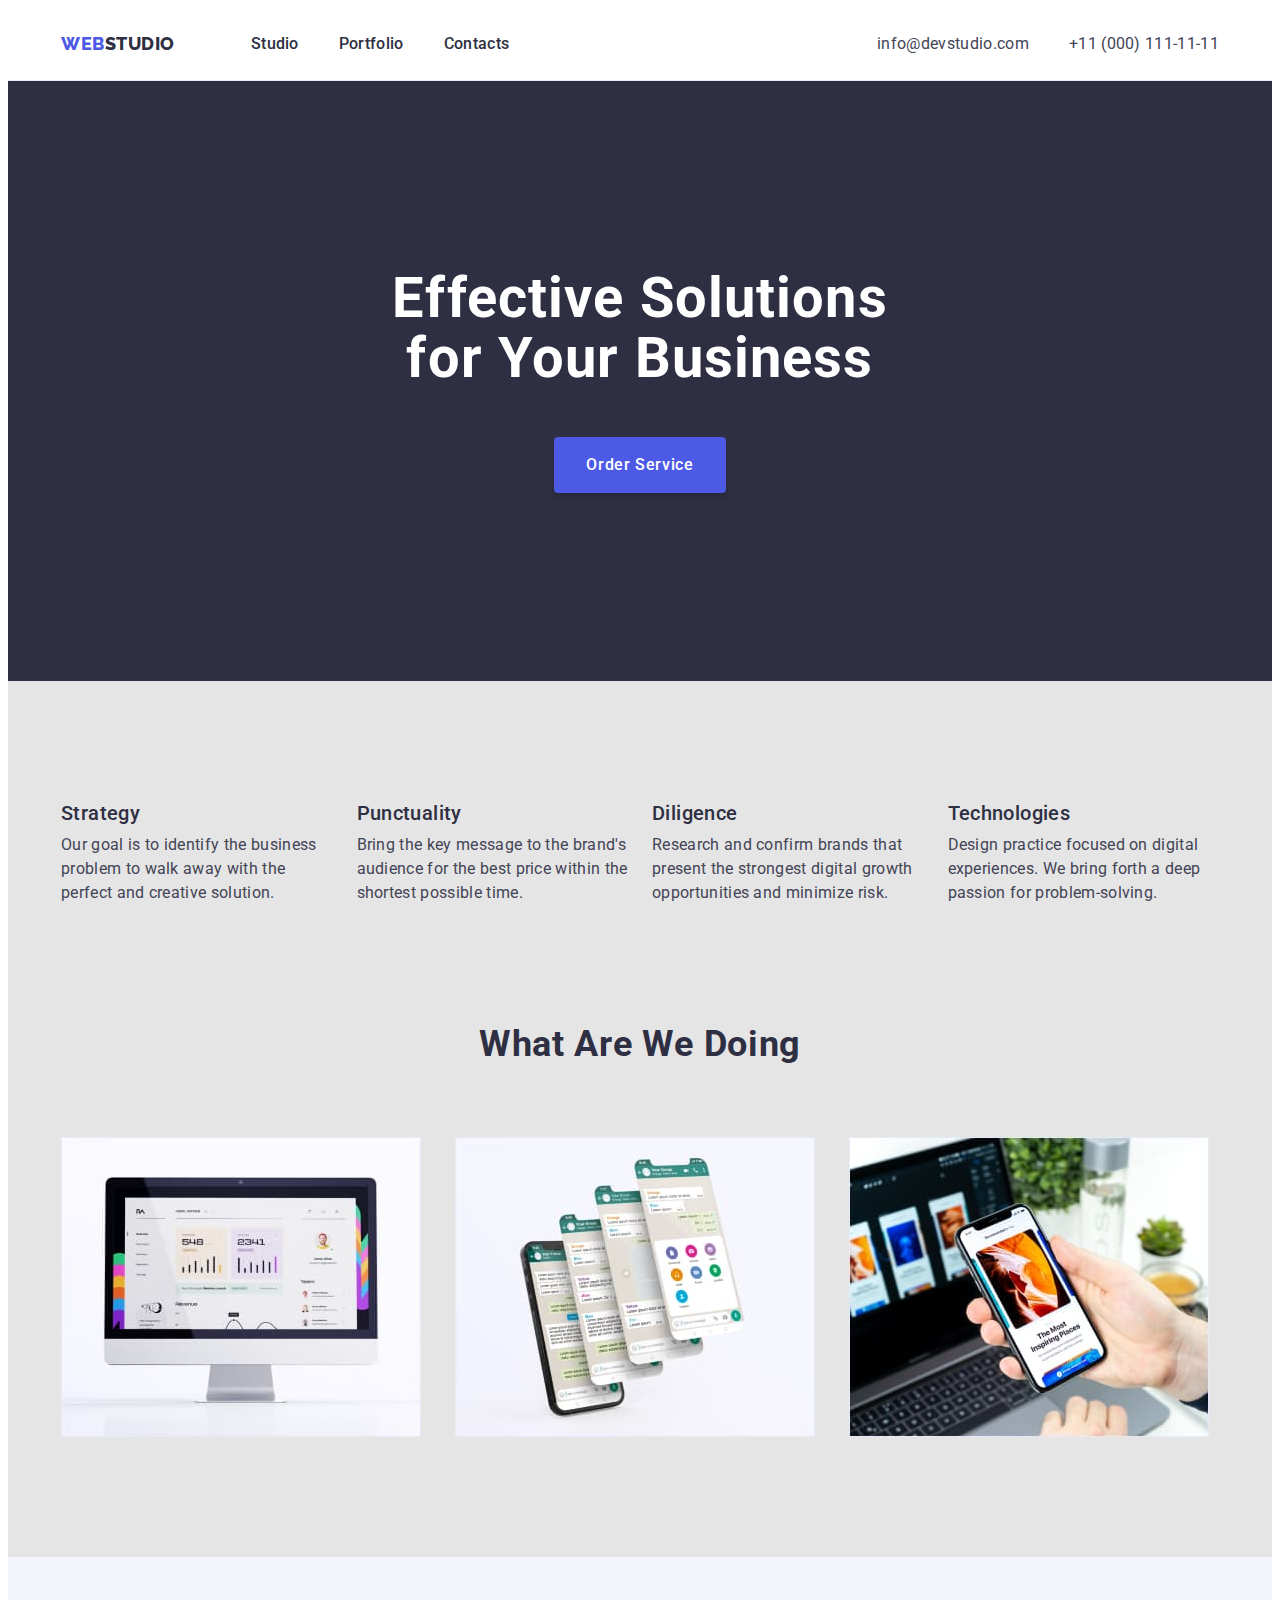
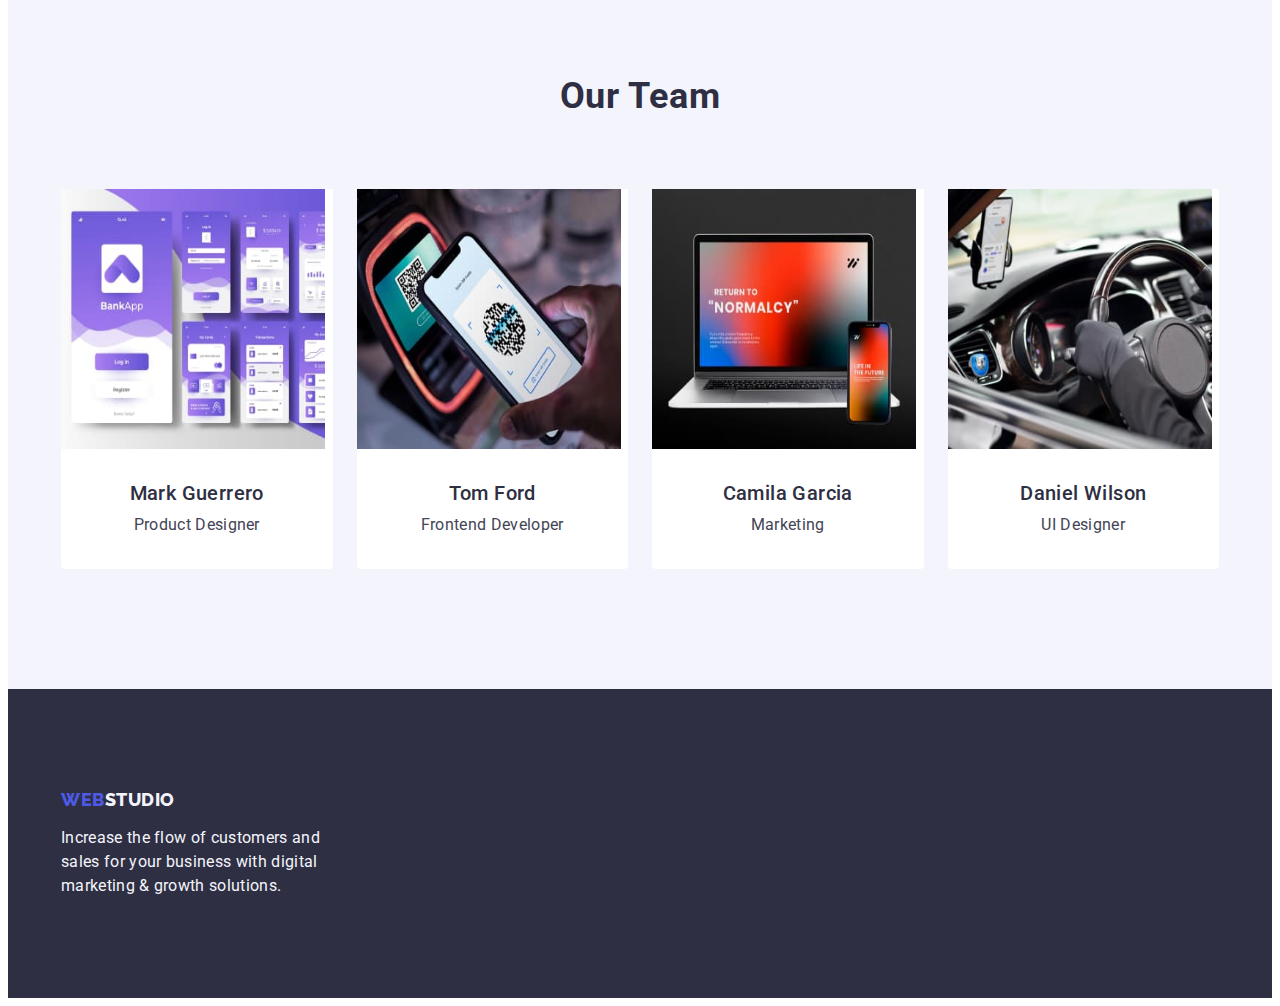
<file: index.html>
<!DOCTYPE html>
<html lang="en">
  <head>
    <meta charset="UTF-8" />
    <meta http-equiv="X-UA-Compatible" content="IE=edge" />
    <meta name="viewport" content="width=device-width, initial-scale=1.0" />
    <link rel="preconnect" href="https://fonts.googleapis.com" />
    <link rel="preconnect" href="https://fonts.gstatic.com" crossorigin />
    <link
      href="https://fonts.googleapis.com/css2?family=Raleway:wght@800&family=Roboto:wght@400;500;700;900&display=swap"
      rel="stylesheet"
    />
    <title>WebStudio</title>
    <link
      rel="stylesheet"
      href="https://cdnjs.cloudflare.com/ajax/libs/modern-normalize/2.0.0/modern-normalize.min.css"
      integrity="sha512-4xo8blKMVCiXpTaLzQSLSw3KFOVPWhm/TRtuPVc4WG6kUgjH6J03IBuG7JZPkcWMxJ5huwaBpOpnwYElP/m6wg=="
      crossorigin="anonymous"
      referrerpolicy="no-referrer"
    />
    <link rel="stylesheet" href="./css/styles.css" />
  </head>
  <body>
    <header class="header">
      <div class="container header-container">
        <nav class="header-nav">
          <a href="./index.html" class="logo link"
            >Web<span class="header-logo">Studio</span></a
          >
          <ul class="header-list list">
            <li class="header-list-item">
              <a class="header-list-link link" href="./index.html">Studio</a>
            </li>
            <li class="header-list-item">
              <a class="header-list-link link" href="./portfolio.html"
                >Portfolio</a
              >
            </li>
            <li class="header-list-item">
              <a class="header-list-link link" href="">Contacts</a>
            </li>
          </ul>
        </nav>
        <address class="header-address">
          <ul class="header-address-list list">
            <li class="header-address-item">
              <a
                class="header-address-link link"
                href="mailto:info@devstudio.com"
                >info@devstudio.com</a
              >
            </li>
            <li class="header-address-item">
              <a class="header-address-link link" href="tel:+110001111111"
                >+11 (000) 111-11-11</a
              >
            </li>
          </ul>
        </address>
      </div>
    </header>
    <main class="main">
      <section class="main-hero">
        <div class="container hero-container">
          <h1 class="main-header">Effective Solutions for Your Business</h1>
          <button class="main-button" type="button">Order Service</button>
        </div>
      </section>
      <section class="privilages">
        <div class="container privilages-container">
          <h2 class="visually-hidden">Our privilages</h2>
          <ul class="privilages-list list">
            <li class="privilages-item">
              <h3 class="main-section-subheader">Strategy</h3>
              <p class="main-text">
                Our goal is to identify the business problem to walk away with
                the perfect and creative solution.
              </p>
            </li>
            <li class="privilages-item">
              <h3 class="main-section-subheader">Punctuality</h3>
              <p class="main-text">
                Bring the key message to the brand's audience for the best price
                within the shortest possible time.
              </p>
            </li>
            <li class="privilages-item">
              <h3 class="main-section-subheader">Diligence</h3>
              <p class="main-text">
                Research and confirm brands that present the strongest digital
                growth opportunities and minimize risk.
              </p>
            </li>
            <li class="privilages-item">
              <h3 class="main-section-subheader">Technologies</h3>
              <p class="main-text">
                Design practice focused on digital experiences. We bring forth a
                deep passion for problem-solving.
              </p>
            </li>
          </ul>
        </div>
      </section>
      <section class="activities">
        <div class="container activities-container">
          <h2 class="main-section-header">What are we doing</h2>
          <ul class="activities-list list">
            <li class="activities-item">
              <img
                src="./images/img-1.jpg"
                alt="Open PC monitor."
                width="360"
                height="300"
              />
            </li>
            <li class="activities-item">
              <img
                src="./images/img-2.jpg"
                alt="Open mobile app on the phone."
                width="360"
                height="300"
              />
            </li>
            <li class="activities-item">
              <img
                src="./images/img-3.jpg"
                alt="Open adapted website on the mobile phone."
                width="360"
                height="300"
              />
            </li>
          </ul>
        </div>
      </section>
      <section class="team">
        <div class="container team-container">
          <h2 class="main-section-header">Our Team</h2>
          <ul class="team-list list">
            <li class="team-item">
              <img
                src="./images/photo-1.jpg"
                alt="Mark Guerrero photo"
                width="264"
                height="260"
              />
              <div class="team-card">
                <h3 class="team-subheader">Mark Guerrero</h3>
                <p class="team-text">Product Designer</p>
              </div>
            </li>
            <li class="team-item">
              <img
                src="./images/photo-2.jpg"
                alt="Tom Ford photo"
                width="264"
                height="260"
              />
              <div class="team-card">
                <h3 class="team-subheader">Tom Ford</h3>
                <p class="team-text">Frontend Developer</p>
              </div>
            </li>
            <li class="team-item">
              <img
                src="./images/photo-3.jpg"
                alt="Camila Garcia photo"
                width="264"
                height="260"
              />
              <div class="team-card">
                <h3 class="team-subheader">Camila Garcia</h3>
                <p class="team-text">Marketing</p>
              </div>
            </li>
            <li class="team-item">
              <img
                src="./images/photo-4.jpg"
                alt="Daniel Wilson"
                width="264"
                height="260"
              />
              <div class="team-card">
                <h3 class="team-subheader">Daniel Wilson</h3>
                <p class="team-text">UI Designer</p>
              </div>
            </li>
          </ul>
        </div>
      </section>
    </main>
    <footer class="footer">
      <div class="container footer-container">
        <a class="logo-ftr link" href="./index.html"
          >Web<span class="footer-logo">Studio</span></a
        >
        <p class="footer-text">
          Increase the flow of customers and sales for your business with
          digital marketing & growth solutions.
        </p>
      </div>
    </footer>
  </body>
</html>
</file>
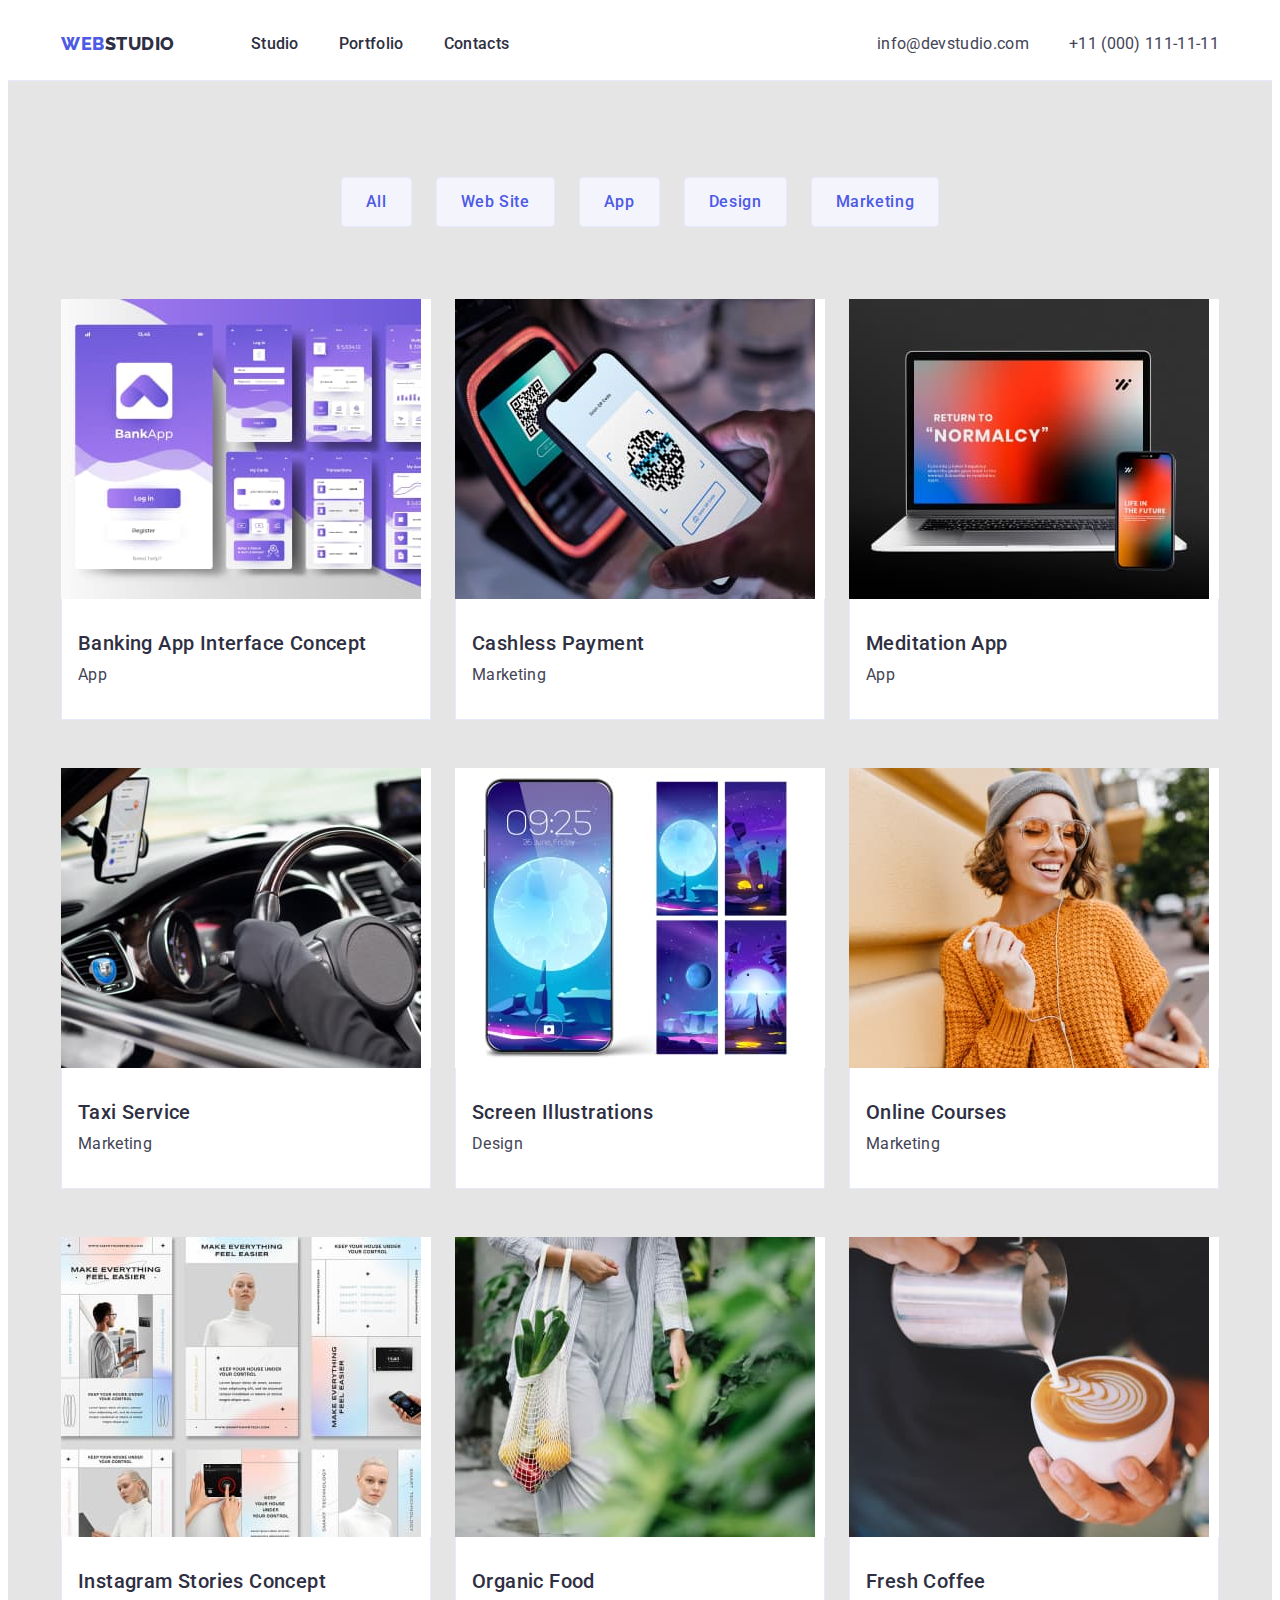
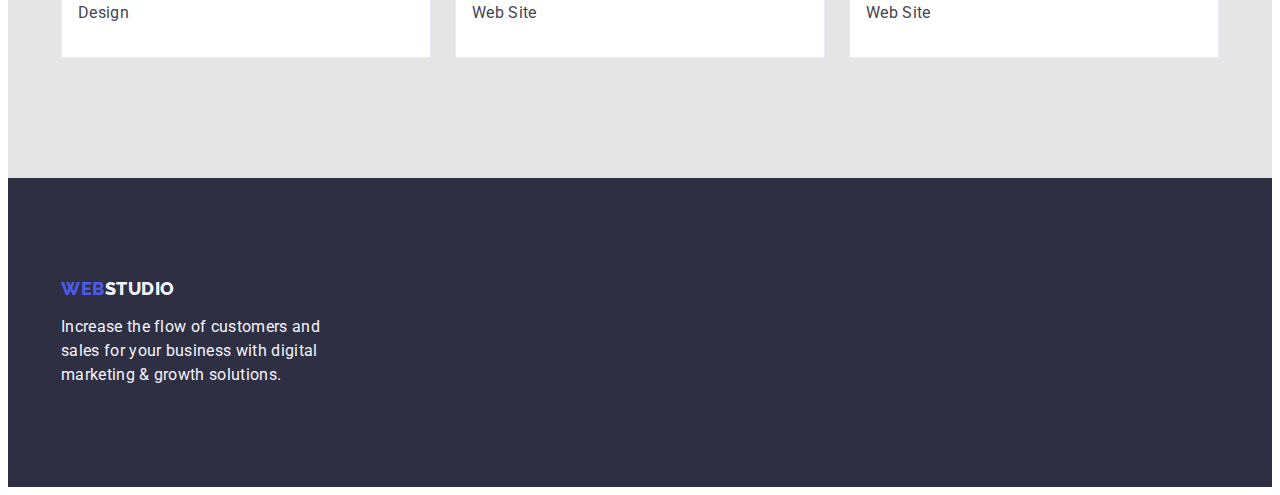
<file: portfolio.html>
<!DOCTYPE html>
<html lang="en">
  <head>
    <meta charset="UTF-8" />
    <meta http-equiv="X-UA-Compatible" content="IE=edge" />
    <meta name="viewport" content="width=device-width, initial-scale=1.0" />
    <link rel="preconnect" href="https://fonts.googleapis.com" />
    <link rel="preconnect" href="https://fonts.gstatic.com" crossorigin />
    <link
      href="https://fonts.googleapis.com/css2?family=Raleway:wght@800&family=Roboto:wght@400;500;700;900&display=swap"
      rel="stylesheet"
    />
    <title>Portfolio</title>
    <link
      rel="stylesheet"
      href="https://cdnjs.cloudflare.com/ajax/libs/modern-normalize/2.0.0/modern-normalize.min.css"
      integrity="sha512-4xo8blKMVCiXpTaLzQSLSw3KFOVPWhm/TRtuPVc4WG6kUgjH6J03IBuG7JZPkcWMxJ5huwaBpOpnwYElP/m6wg=="
      crossorigin="anonymous"
      referrerpolicy="no-referrer"
    />
    <link rel="stylesheet" href="./css/styles.css" />
  </head>
  <body>
    <header class="header">
      <div class="container header-container">
        <nav class="header-nav">
          <a href="./index.html" class="logo link"
            >Web<span class="header-logo">Studio</span></a
          >
          <ul class="header-list list">
            <li class="header-list-item">
              <a class="header-list-link link" href="./index.html">Studio</a>
            </li>
            <li class="header-list-item">
              <a class="header-list-link link" href="./portfolio.html"
                >Portfolio</a
              >
            </li>
            <li class="header-list-item">
              <a class="header-list-link link" href="">Contacts</a>
            </li>
          </ul>
        </nav>
        <address class="header-address">
          <ul class="header-address-list list">
            <li class="header-address-item">
              <a
                class="header-address-link link"
                href="mailto:info@devstudio.com"
                >info@devstudio.com</a
              >
            </li>
            <li class="header-address-item">
              <a class="header-address-link link" href="tel:+110001111111"
                >+11 (000) 111-11-11</a
              >
            </li>
          </ul>
        </address>
      </div>
    </header>
    <main class="portfolio-main">
      <section class="portfolio">
        <div class="container portfolio-container">
          <h1 class="visually-hidden">List of services</h1>
          <ul class="portfolio-filter list">
            <li class="portfolio-filter-item">
              <button class="portfolio-filter-button" type="button">All</button>
            </li>
            <li class="portfolio-filter-item">
              <button class="portfolio-filter-button" type="button">
                Web Site
              </button>
            </li>
            <li class="portfolio-filter-item">
              <button class="portfolio-filter-button" type="button">App</button>
            </li>
            <li class="portfolio-filter-item">
              <button class="portfolio-filter-button" type="button">
                Design
              </button>
            </li>
            <li class="portfolio-filter-item">
              <button class="portfolio-filter-button" type="button">
                Marketing
              </button>
            </li>
          </ul>
          <ul class="portfolio-list list">
            <li class="portfolio-item">
              <a class="portfolio-item-link link" href="">
                <img
                  src="./images/photo-1.jpg"
                  alt="Banking app interface."
                  width="360"
                  height="300"
                />
                <div class="app-name">
                  <h2 class="portfolio-subheader">
                    Banking App Interface Concept
                  </h2>
                  <p class="portfolio-text">App</p>
                </div>
              </a>
            </li>
            <li class="portfolio-item">
              <a class="portfolio-item-link link" href="">
                <img
                  src="./images/photo-2.jpg"
                  alt="Cashless payment using a cellphone."
                  width="360"
                  height="300"
                />
                <div class="app-name">
                  <h2 class="portfolio-subheader">Cashless Payment</h2>
                  <p class="portfolio-text">Marketing</p>
                </div>
              </a>
            </li>
            <li class="portfolio-item">
              <a class="portfolio-item-link link" href="">
                <img
                  src="./images/photo-3.jpg"
                  alt="PC screen and cellphone screen."
                  width="360"
                  height="300"
                />
                <div class="app-name">
                  <h2 class="portfolio-subheader">Meditation App</h2>
                  <p class="portfolio-text">App</p>
                </div>
              </a>
            </li>
            <li class="portfolio-item">
              <a class="portfolio-item-link link" href="">
                <img
                  src="./images/photo-4.jpg"
                  alt="A steering wheel of the car."
                  width="360"
                  height="300"
                />
                <div class="app-name">
                  <h2 class="portfolio-subheader">Taxi Service</h2>
                  <p class="portfolio-text">Marketing</p>
                </div>
              </a>
            </li>
            <li class="portfolio-item">
              <a class="portfolio-item-link link" href="">
                <img
                  src="./images/photo-5.jpg"
                  alt="Cellphone with different options of wallpapers."
                  width="360"
                  height="300"
                />
                <div class="app-name">
                  <h2 class="portfolio-subheader">Screen Illustrations</h2>
                  <p class="portfolio-text">Design</p>
                </div>
              </a>
            </li>
            <li class="portfolio-item">
              <a class="portfolio-item-link link" href="">
                <img
                  src="./images/photo-6.jpg"
                  alt="A young woman with the cellphone."
                  width="360"
                  height="300"
                />
                <div class="app-name">
                  <h2 class="portfolio-subheader">Online Courses</h2>
                  <p class="portfolio-text">Marketing</p>
                </div>
              </a>
            </li>
            <li class="portfolio-item">
              <a class="portfolio-item-link link" href="">
                <img
                  src="./images/photo-7.jpg"
                  alt="Screenshots of stories."
                  width="360"
                  height="300"
                />
                <div class="app-name">
                  <h2 class="portfolio-subheader">Instagram Stories Concept</h2>
                  <p class="portfolio-text">Design</p>
                </div>
              </a>
            </li>
            <li class="portfolio-item">
              <a class="portfolio-item-link link" href="">
                <img
                  src="./images/photo-8.jpg"
                  alt="A woman carrying some fruit."
                  width="360"
                  height="300"
                />
                <div class="app-name">
                  <h2 class="portfolio-subheader">Organic Food</h2>
                  <p class="portfolio-text">Web Site</p>
                </div>
              </a>
            </li>
            <li class="portfolio-item">
              <a class="portfolio-item-link link" href="">
                <img
                  src="./images/photo-9.jpg"
                  alt="A cup of coffee with milk."
                  width="360"
                  height="300"
                />
                <div class="app-name">
                  <h2 class="portfolio-subheader">Fresh Coffee</h2>
                  <p class="portfolio-text">Web Site</p>
                </div>
              </a>
            </li>
          </ul>
        </div>
      </section>
    </main>
    <footer class="footer">
      <div class="container footer-container">
        <a class="logo-ftr link" href="./index.html"
          >Web<span class="footer-logo">Studio</span></a
        >
        <p class="footer-text">
          Increase the flow of customers and sales for your business with
          digital marketing & growth solutions.
        </p>
      </div>
    </footer>
  </body>
</html>
</file>
<file: css/styles.css>
:root {
    --title-color: #2e2f42;
    --text-color: #434455;
    --main-white: #ffffff;
    --logo-color: #4d5ae5;
    --light-background: #e5e5e5;
    --light-blue-background: #f4f4fd;
    --focus-color: #404bbf;
    --border-color: #e7e9fc;
    --button-shadow: rgba(0, 0, 0, 0.15);
  }
  
  body {
    font-family: "Roboto", sans-serif;
    font-size: 16px;
    color: var(--text-color);
    background-color: var(--main-white);
  }
  
  p,
  h1,
  h2,
  h3,
  h4,
  h5,
  h6 {
    margin-bottom: 0;
    margin-top: 0;
  }
  ul {
    margin-bottom: 0;
    margin-top: 0;
    padding-left: 0;
  }
  img {
    display: block;
  }
  .link {
    text-decoration: none;
  }
  
  .list {
    list-style-type: none;
  }
  
  .visually-hidden {
    position: absolute;
    width: 1px;
    height: 1px;
    margin: -1px;
    border: 0;
    padding: 0;
    white-space: nowrap;
    clip-path: inset(100%);
    clip: rect(0 0 0 0);
    overflow: hidden;
  }
  
  .container {
    width: 100%;
    max-width: 1158px;
    padding-left: 15px;
    padding-right: 15px;
    margin: 0 auto;
  }
  
  .logo {
    font-family: "Raleway", sans-serif;
    font-weight: 800;
    font-size: 18px;
    line-height: 1.17;
    letter-spacing: 0.03em;
    color: var(--logo-color);
    text-transform: uppercase;
    margin-right: 76px;
    display: inline-block;
  }
  
  .header {
    border-bottom: 1px solid var(--border-color);
    background-color: var(--main-white);
  }
  
  .header-container {
    display: flex;
    justify-content: space-between;
  }
  
  .header-nav {
    display: flex;
    justify-content: space-between;
    align-items: center;
  }
  
  .header-list {
    display: flex;
    gap: 40px;
    flex-grow: 1;
  }
  
  .header-list-link {
    padding: 24px 0;
  }
  
  .header-address {
    display: flex;
    margin-left: 0;
  }
  
  .header-address-list {
    display: flex;
    margin-left: 0;
    gap: 40px;
  }
  
  .header-address-item {
    padding: 24px 0;
  }
  
  .header-logo {
    color: var(--title-color);
  }
  
  .footer-logo {
    color: var(--light-blue-background);
  }
  
  .header-list-link {
    font-weight: 500;
    line-height: 1.5;
    letter-spacing: 0.02em;
    color: #2e2f42;
  }
  
  .header-list-link:hover,
  .header-list-link:focus {
    color: var(--focus-color);
  }
  
  .header-address {
    font-style: normal;
  }
  
  .header-address-link {
    line-height: 1.5;
    letter-spacing: 0.02em;
    color: inherit;
  }
  
  .header-address-link:hover,
  .header-address-link:focus {
    color: var(--focus-color);
  }
  
  .main-hero {
    padding: 188px 0;
    background: var(--title-color);
  }
  
  .main-header {
    text-align: center;
    font-weight: 700;
    font-size: 56px;
    line-height: 1.07;
    letter-spacing: 0.02em;
    color: var(--main-white);
    max-width: 496px;
    margin-bottom: 48px;
    text-align: center;
    margin-left: auto;
    margin-right: auto;
    margin-bottom: 48px;
  }
  
  .main-button {
    font-family: inherit;
    font-size: 16px;
    font-weight: 500;
    line-height: 1.5;
    color: var(--main-white);
    background: var(--logo-color);
    cursor: pointer;
    min-width: 169px;
    box-shadow: 0px 4px 4px var(--button-shadow);
    border-radius: 4px;
    border: none;
    padding: 16px 32px;
    letter-spacing: 0.04em;
    margin: 0 auto;
    display: block;
  }
  
  .main-button:hover,
  .main-button:focus {
    background-color: var(--focus-color);
  }
  
  .privilages {
    background: var(--light-background);
    padding: 120px 0;
  }
  
  .privilages-list {
    display: flex;
    gap: 24px;
  }
  
  .privilages-item {
    width: calc((100% - 72px) / 4);
  }
  
  .main-section-subheader {
    font-weight: 500;
    font-size: 20px;
    line-height: 1.2;
    letter-spacing: 0.02em;
    color: var(--title-color);
    margin-bottom: 8px;
  }
  
  .main-text {
    line-height: 1.5;
    letter-spacing: 0.02em;
    color: var(--text-color);
  }
  
  .main-section-header {
    font-weight: 700;
    font-size: 36px;
    line-height: 1.11;
    letter-spacing: 0.02em;
    text-align: center;
    text-transform: capitalize;
    color: var(--title-color);
    margin-bottom: 72px;
  }
  
  .activities {
    background: var(--light-background);
    padding-bottom: 120px;
  }
  
  .activities-list {
    display: flex;
    gap: 24px;
  }
  
  .activities-item {
    width: calc((100% - 48px) / 3);
  }
  
  .team {
    background: var(--light-blue-background);
    padding: 120px 0;
  }
  
  .team-list {
    display: flex;
    gap: 24px;
  }
  
  .team-item {
    background-color: var(--main-white);
    width: calc((100% - 72px) / 4);
    border-radius: 0px 0px 4px 4px;
  }
  
  .team-card {
    padding: 32px 16px;
  }
  
  .team-subheader {
    font-weight: 500;
    font-size: 20px;
    line-height: 1.2;
    letter-spacing: 0.02em;
    color: var(--title-color);
    text-align: center;
    margin-bottom: 8px;
  }
  .team-text {
    line-height: 1.5;
    letter-spacing: 0.02em;
    color: var(--text-color);
    text-align: center;
  }
  
  .footer {
    padding: 100px 0;
    background: var(--title-color);
  }
  .footer-text {
    max-width: 264px;
    line-height: 1.5;
    letter-spacing: 0.02em;
    color: var(--light-blue-background);
  }
  
  .logo-ftr {
    font-family: "Raleway", sans-serif;
    font-weight: 800;
    font-size: 18px;
    line-height: 1.17;
    letter-spacing: 0.03em;
    color: var(--logo-color);
    text-transform: uppercase;
    margin-right: 76px;
    display: inline-block;
    margin-bottom: 16px;
  }


PORT

.portfolio-main{
    padding-top: 96px;
     padding-bottom: 120px;
}

.portfolio {
    background: var(--light-background);
    display: flex;
    flex-wrap: wrap;
    justify-content: center;
    padding-top: 96px;
    padding-bottom: 120px;
  }
  .portfolio-filter {
    display: flex;
    gap: 24px;
    justify-content: center;
    margin-bottom: 72px;
  }
  
  .portfolio-filter-button {
    font-family: inherit;
    font-size: 16px;
    font-weight: 500;
    line-height: 1.5;
    color: var(--logo-color);
    background: var(--light-blue-background);
    cursor: pointer;
    letter-spacing: 0.04em;
    align-content: center;
    padding: 12px 24px;
    border-radius: 4px;
    border: 1px solid var(--border-color);
  }
  
  .portfolio-filter-button:hover,
  .portfolio-filter-button:focus {
    background-color: var(--focus-color);
    color: var(--main-white);
    border: 1px solid transparent;
  }
  
  .portfolio-list {
    display: flex;
    flex-wrap: wrap;
    row-gap: 48px;
    column-gap: 24px;
  }
  
  .portfolio-item {
    width: calc((100% - 48px) / 3);
    background: var(--main-white);
  }
  
  .app-name {
    padding: 32px 16px;
    border: 1px solid var(--border-color);
    border-top: none;
  }
  
  .portfolio-subheader {
    font-weight: 500;
    font-size: 20px;
    line-height: 1.2;
    letter-spacing: 0.02em;
    color: var(--title-color);
    margin-bottom: 8px;
  }
  .portfolio-text {
    line-height: 1.5;
    letter-spacing: 0.02em;
    color: var(--text-color);
  }
</file>
